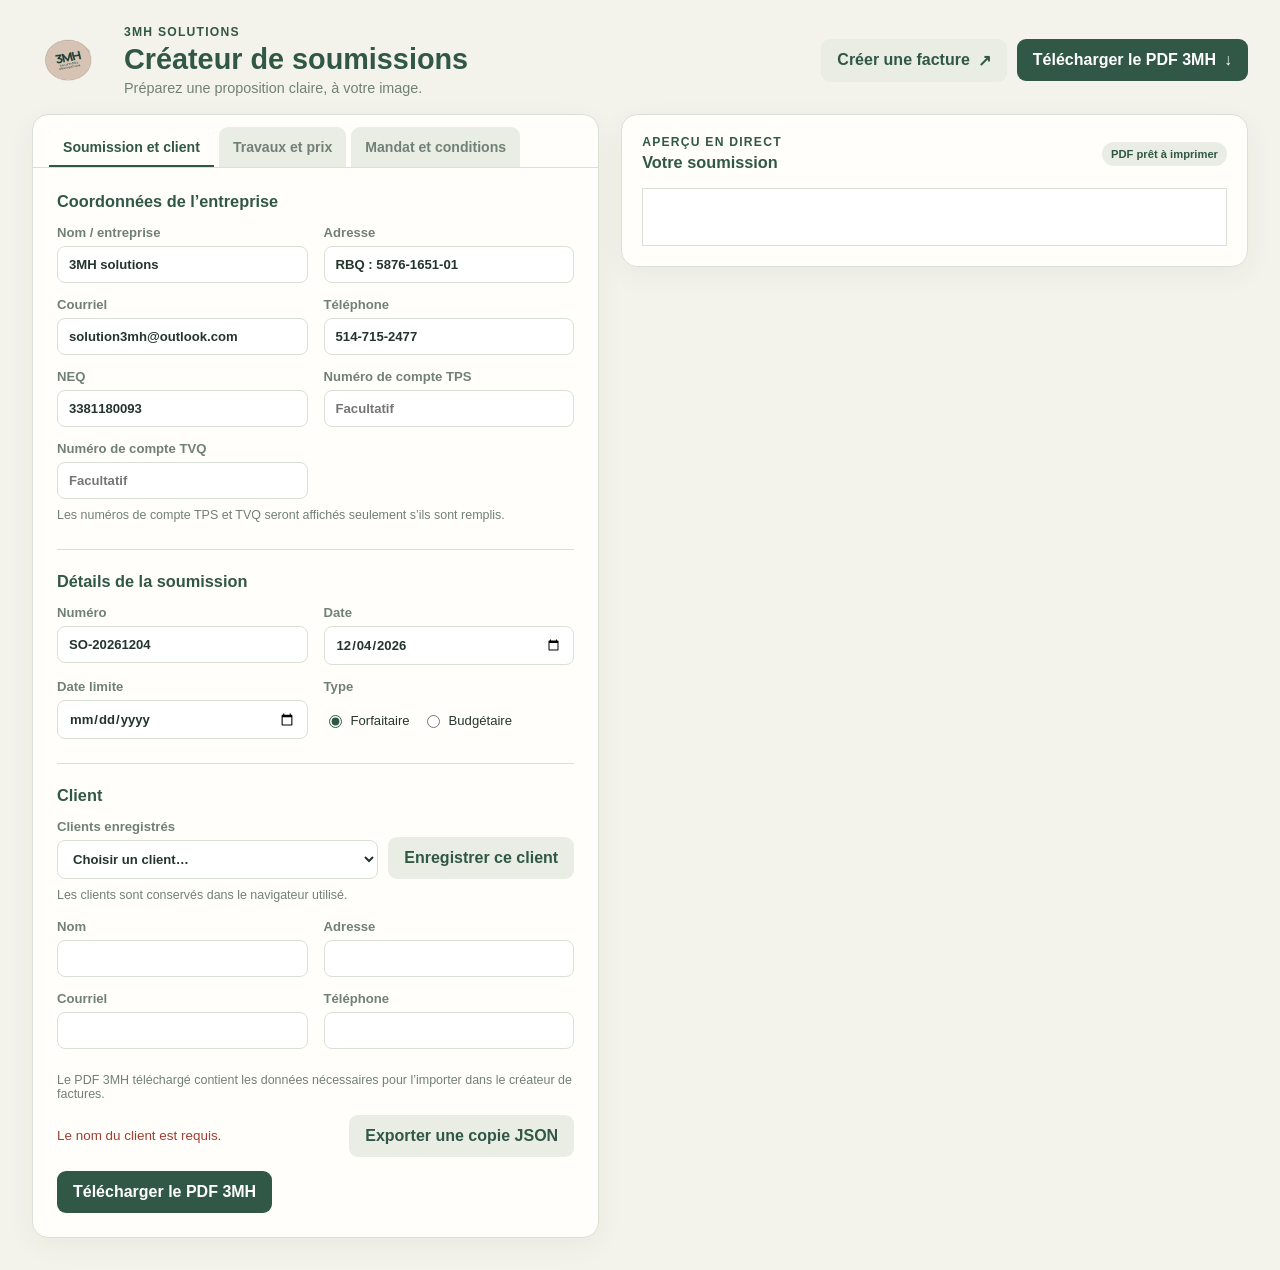
<file: Quotation/index.html>
<!doctype html>
<html lang="fr">
<head>
  <meta charset="utf-8">
  <meta name="viewport" content="width=device-width, initial-scale=1">
  <meta name="theme-color" content="#315747">
  <title>Créateur de soumissions - 3MH</title>
  <link rel="stylesheet" href="styles.css">
  <script src="vendor/pdf-lib.min.js" defer></script>
  <script src="vendor/html2canvas.min.js" defer></script>
  <script src="pdf-utils.js" defer></script>
  <script src="app.js" defer></script>
</head>
<body>
  <header class="topbar">
    <div class="brand">
      <img src="3mh_logo.png" alt="Logo 3MH solutions" class="brand-logo">
      <div>
        <p class="eyebrow">3MH solutions</p>
        <h1>Créateur de soumissions</h1>
        <p class="muted">Préparez une proposition claire, à votre image.</p>
      </div>
    </div>
    <div class="topbar-actions">
      <a class="button button-soft" href="invoice.html">Créer une facture <span aria-hidden="true">↗</span></a>
      <button class="button button-primary print-button" id="print-quote" type="button">Télécharger le PDF 3MH <span aria-hidden="true">↓</span></button>
    </div>
  </header>

  <main class="workspace">
    <section class="editor" aria-label="Éditeur de soumission">
      <nav class="tabs" aria-label="Sections du formulaire">
        <button class="tab is-active" type="button" data-tab="details" aria-selected="true">Soumission et client</button>
        <button class="tab" type="button" data-tab="work" aria-selected="false">Travaux et prix</button>
        <button class="tab" type="button" data-tab="terms" aria-selected="false">Mandat et conditions</button>
      </nav>

      <form id="quotation-form" novalidate>
        <section class="tab-panel is-active" data-panel="details">
          <div class="form-section">
            <h2>Coordonnées de l’entreprise</h2>
            <div class="field-grid">
              <label>Nom / entreprise<input id="company-name" value="3MH solutions" autocomplete="organization"></label>
              <label>Adresse<input id="company-address" value="RBQ : 5876-1651-01"></label>
              <label>Courriel<input id="company-email" type="email" value="solution3mh@outlook.com" autocomplete="email"></label>
              <label>Téléphone<input id="company-phone" value="514-715-2477" autocomplete="tel"></label>
              <label>NEQ<input id="company-neq" value="3381180093" inputmode="numeric"></label>
              <label>Numéro de compte TPS<input id="company-gst-number" placeholder="Facultatif"></label>
              <label>Numéro de compte TVQ<input id="company-qst-number" placeholder="Facultatif"></label>
            </div>
            <p class="hint">Les numéros de compte TPS et TVQ seront affichés seulement s’ils sont remplis.</p>
          </div>

          <div class="form-section">
            <h2>Détails de la soumission</h2>
            <div class="field-grid">
              <label>Numéro<input id="quote-number" required></label>
              <label>Date<input id="quote-date" type="date" required></label>
              <label>Date limite<input id="expiry-date" type="date"></label>
              <fieldset class="type-field">
                <legend>Type</legend>
                <label class="radio-label"><input type="radio" name="quote-type" value="forfaitaire" checked> Forfaitaire</label>
                <label class="radio-label"><input type="radio" name="quote-type" value="budgétaire"> Budgétaire</label>
              </fieldset>
            </div>
          </div>

          <div class="form-section">
            <h2>Client</h2>
            <div class="client-tools">
              <label class="saved-client-field">Clients enregistrés
                <select id="saved-clients">
                  <option value="">Choisir un client…</option>
                </select>
              </label>
              <button class="button button-soft" id="save-client" type="button">Enregistrer ce client</button>
            </div>
            <p class="hint">Les clients sont conservés dans le navigateur utilisé.</p>
            <div class="field-grid">
              <label>Nom<input id="client-name" required autocomplete="name"></label>
              <label>Adresse<input id="client-address" autocomplete="street-address"></label>
              <label>Courriel<input id="client-email" type="email" autocomplete="email"></label>
              <label>Téléphone<input id="client-phone" autocomplete="tel"></label>
            </div>
          </div>
        </section>

        <section class="tab-panel" data-panel="work" hidden>
          <div class="form-section">
            <div class="section-heading">
              <div>
                <h2>Proposition de travaux</h2>
                <p class="hint">Les quantités et tarifs acceptent la virgule ou le point comme séparateur décimal.</p>
              </div>
              <button class="button button-soft" id="add-item" type="button">＋ Ajouter une ligne</button>
            </div>
            <div class="items-wrap">
              <table class="items-editor">
                <thead><tr><th>Description</th><th>Quantité</th><th>Unité</th><th>Tarif / unité</th><th><span class="sr-only">Action</span></th></tr></thead>
                <tbody id="items-list"></tbody>
              </table>
            </div>
            <p class="hint tax-hint">Les taxes sont calculées sur le sous-total : TPS 5 % et TVQ 9,975 % (Québec).</p>
          </div>
        </section>

        <section class="tab-panel" data-panel="terms" hidden>
          <div class="form-section">
            <label class="textarea-label" for="mandate">Définition du mandat</label>
            <textarea id="mandate" rows="10"></textarea>
            <label class="textarea-label" for="exclusions">Exclusions et précisions</label>
            <textarea id="exclusions" rows="7"></textarea>
            <label class="textarea-label" for="terms">Conditions</label>
            <textarea id="terms" rows="9"></textarea>
          </div>
        </section>
      </form>

      <div class="editor-footer">
        <p class="print-hint">Le PDF 3MH téléchargé contient les données nécessaires pour l’importer dans le créateur de factures.</p>
        <p id="status-message" class="status-message" role="status" aria-live="polite"></p>
        <button class="button button-soft" id="export-quote" type="button">Exporter une copie JSON</button>
        <button class="button button-primary" id="print-quote-bottom" type="button">Télécharger le PDF 3MH</button>
      </div>
    </section>

    <aside class="preview-panel" aria-label="Aperçu de la soumission">
      <div class="preview-heading">
        <div><p class="eyebrow">Aperçu en direct</p><h2>Votre soumission</h2></div>
        <span class="preview-badge">PDF prêt à imprimer</span>
      </div>
      <article id="quotation-preview" class="quotation-preview">
        <header class="print-document-header">
          <strong>Créateur de soumissions - 3MH</strong>
          <time id="generation-time"></time>
        </header>
      </article    </aside>
  </main>
</body>
</html>
</file>
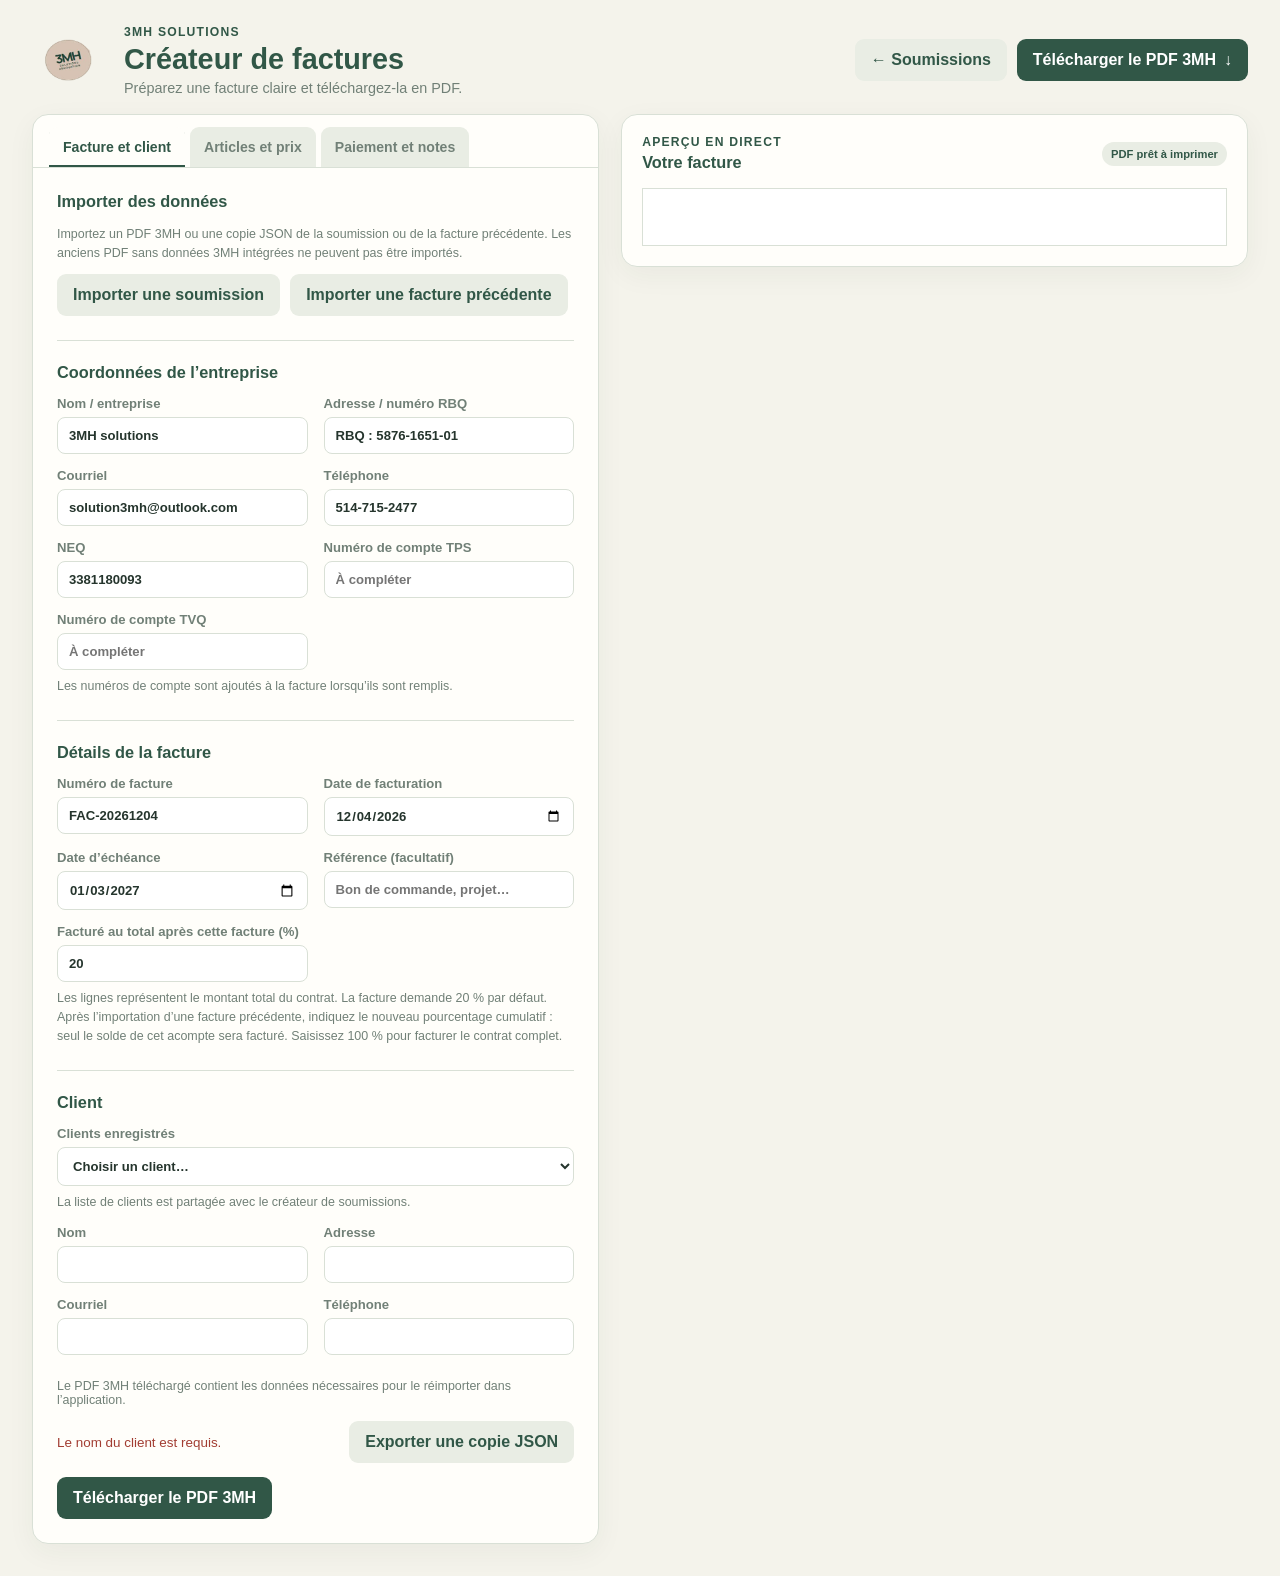
<file: Quotation/invoice.html>
<!doctype html>
<html lang="fr">
<head>
  <meta charset="utf-8">
  <meta name="viewport" content="width=device-width, initial-scale=1">
  <meta name="theme-color" content="#315747">
  <title>Créateur de factures - 3MH</title>
  <link rel="stylesheet" href="styles.css">
  <script src="vendor/pdf-lib.min.js" defer></script>
  <script src="vendor/html2canvas.min.js" defer></script>
  <script src="pdf-utils.js" defer></script>
  <script src="invoice.js" defer></script>
</head>
<body>
  <header class="topbar invoice-topbar">
    <div class="brand">
      <img src="3mh_logo.png" alt="Logo 3MH solutions" class="brand-logo">
      <div>
        <p class="eyebrow">3MH solutions</p>
        <h1>Créateur de factures</h1>
        <p class="muted">Préparez une facture claire et téléchargez-la en PDF.</p>
      </div>
    </div>
    <div class="topbar-actions">
      <a class="button button-soft" href="index.html">← Soumissions</a>
      <button class="button button-primary print-button" id="print-invoice" type="button">Télécharger le PDF 3MH <span aria-hidden="true">↓</span></button>
    </div>
  </header>

  <main class="workspace invoice-workspace">
    <section class="editor" aria-label="Éditeur de facture">
      <nav class="tabs" aria-label="Sections de la facture">
        <button class="tab is-active" type="button" data-tab="invoice-details" aria-selected="true">Facture et client</button>
        <button class="tab" type="button" data-tab="invoice-items" aria-selected="false">Articles et prix</button>
        <button class="tab" type="button" data-tab="invoice-terms" aria-selected="false">Paiement et notes</button>
      </nav>

      <form id="invoice-form" novalidate>
        <section class="tab-panel is-active" data-panel="invoice-details">
          <div class="form-section import-section">
            <h2>Importer des données</h2>
            <p class="hint">Importez un PDF 3MH ou une copie JSON de la soumission ou de la facture précédente. Les anciens PDF sans données 3MH intégrées ne peuvent pas être importés.</p>
            <div class="import-actions">
              <button class="button button-soft" id="import-quote" type="button">Importer une soumission</button>
              <button class="button button-soft" id="import-invoice" type="button">Importer une facture précédente</button>
              <input class="file-input" id="quote-file" type="file" accept=".pdf,.json,application/pdf,application/json" tabindex="-1" aria-hidden="true">
              <input class="file-input" id="invoice-file" type="file" accept=".pdf,.json,application/pdf,application/json" tabindex="-1" aria-hidden="true">
            </div>
          </div>

          <div class="form-section">
            <h2>Coordonnées de l’entreprise</h2>
            <div class="field-grid">
              <label>Nom / entreprise<input id="seller-name" value="3MH solutions" autocomplete="organization" required></label>
              <label>Adresse / numéro RBQ<input id="seller-address" value="RBQ : 5876-1651-01"></label>
              <label>Courriel<input id="seller-email" type="email" value="solution3mh@outlook.com" autocomplete="email"></label>
              <label>Téléphone<input id="seller-phone" value="514-715-2477" autocomplete="tel"></label>
              <label>NEQ<input id="seller-neq" value="3381180093" inputmode="numeric"></label>
              <label>Numéro de compte TPS<input id="seller-gst-number" placeholder="À compléter"></label>
              <label>Numéro de compte TVQ<input id="seller-qst-number" placeholder="À compléter"></label>
            </div>
            <p class="hint">Les numéros de compte sont ajoutés à la facture lorsqu’ils sont remplis.</p>
          </div>

          <div class="form-section">
            <h2>Détails de la facture</h2>
            <div class="field-grid">
              <label>Numéro de facture<input id="invoice-number" required></label>
              <label>Date de facturation<input id="invoice-date" type="date" required></label>
              <label>Date d’échéance<input id="due-date" type="date" required></label>
              <label>Référence (facultatif)<input id="invoice-reference" placeholder="Bon de commande, projet…"></label>
              <label>Facturé au total après cette facture (%)<input id="invoice-percent" type="text" inputmode="decimal" value="20" required></label>
            </div>
            <p class="hint" id="billing-progress-hint">Les lignes représentent le montant total du contrat. La facture demande 20 % par défaut. Après l’importation d’une facture précédente, indiquez le nouveau pourcentage cumulatif : seul le solde de cet acompte sera facturé. Saisissez 100 % pour facturer le contrat complet.</p>
            <p class="status-message" id="previously-billed-summary" role="status" aria-live="polite"></p>
          </div>

          <div class="form-section">
            <h2>Client</h2>
            <div class="client-tools">
              <label class="saved-client-field">Clients enregistrés
                <select id="invoice-saved-clients"><option value="">Choisir un client…</option></select>
              </label>
            </div>
            <p class="hint">La liste de clients est partagée avec le créateur de soumissions.</p>
            <div class="field-grid">
              <label>Nom<input id="buyer-name" required autocomplete="name"></label>
              <label>Adresse<input id="buyer-address" autocomplete="street-address"></label>
              <label>Courriel<input id="buyer-email" type="email" autocomplete="email"></label>
              <label>Téléphone<input id="buyer-phone" autocomplete="tel"></label>
            </div>
          </div>
        </section>

        <section class="tab-panel" data-panel="invoice-items" hidden>
          <div class="form-section">
            <div class="section-heading">
              <div>
                <h2>Articles et services</h2>
                <p class="hint">Ajoutez les articles facturés. Les montants acceptent la virgule ou le point décimal.</p>
              </div>
              <button class="button button-soft" id="add-invoice-item" type="button">＋ Ajouter une ligne</button>
            </div>
            <div class="items-wrap">
              <table class="items-editor invoice-items-editor">
                <thead><tr><th>Description</th><th>Quantité</th><th>Unité</th><th>Prix unitaire</th><th><span class="sr-only">Action</span></th></tr></thead>
                <tbody id="invoice-items-list"></tbody>
              </table>
            </div>
            <p class="hint tax-hint">TPS 5 % et TVQ 9,975 % calculées sur le montant facturé.</p>
          </div>
        </section>

        <section class="tab-panel" data-panel="invoice-terms" hidden>
          <div class="form-section">
            <label class="textarea-label" for="payment-terms">Modalités de paiement</label>
            <textarea id="payment-terms" rows="5">Paiement dû dans les 30 jours suivant la date de facturation. Paiement accepté par virement Interac ou bancaire.</textarea>
            <label class="textarea-label" for="invoice-notes">Notes</label>
            <textarea id="invoice-notes" rows="8" placeholder="Merci de faire affaire avec nous."></textarea>
          </div>
        </section>
      </form>

      <div class="editor-footer">
        <p class="print-hint">Le PDF 3MH téléchargé contient les données nécessaires pour le réimporter dans l’application.</p>
        <p id="invoice-status" class="status-message" role="status" aria-live="polite"></p>
        <button class="button button-soft" id="export-invoice" type="button">Exporter une copie JSON</button>
        <button class="button button-primary" id="print-invoice-bottom" type="button">Télécharger le PDF 3MH</button>
      </div>
    </section>

    <aside class="preview-panel" aria-label="Aperçu de la facture">
      <div class="preview-heading">
        <div><p class="eyebrow">Aperçu en direct</p><h2>Votre facture</h2></div>
        <span class="preview-badge">PDF prêt à imprimer</span>
      </div>
      <article id="invoice-preview" class="quotation-preview invoice-preview">
        <header class="print-document-header">
          <strong>Créateur de factures - 3MH</strong>
          <time id="invoice-generation-time"></time>
        </header>
      </article>
    </aside>
  </main>
</body>
</html>
</file>
<file: Quotation/styles.css>
:root {
  color-scheme: light;
  --background: #f4f3eb;
  --surface: #fffefa;
  --surface-alt: #e9ede4;
  --primary: #315747;
  --primary-hover: #244537;
  --accent: #c9815a;
  --text: #25352d;
  --muted: #718077;
  --border: #d9e0d6;
  font-family: "Segoe UI", Arial, sans-serif;
  color: var(--text);
  background: var(--background);
}

* { box-sizing: border-box; }

body { margin: 0; min-width: 320px; }

button, input, select, textarea { font: inherit; }

button { cursor: pointer; }

.topbar {
  display: flex;
  align-items: center;
  justify-content: space-between;
  gap: 24px;
  max-width: 1600px;
  margin: 0 auto;
  padding: 22px 32px 16px;
}

.topbar-actions { display: flex; align-items: center; gap: 10px; }
.topbar-actions a { text-decoration: none; }
.brand { display: flex; align-items: center; gap: 16px; }
.brand-logo { width: 76px; height: 76px; object-fit: contain; }
.eyebrow { margin: 0 0 4px; color: var(--primary); font-size: 0.76rem; font-weight: 750; letter-spacing: 0.1em; text-transform: uppercase; }
h1 { margin: 0; color: var(--primary); font-size: clamp(1.3rem, 3vw, 1.8rem); }
.muted, .hint { color: var(--muted); }
.brand .muted { margin: 4px 0 0; font-size: 0.9rem; }

.workspace {
  display: grid;
  grid-template-columns: minmax(420px, 0.95fr) minmax(440px, 1.05fr);
  gap: 22px;
  max-width: 1600px;
  margin: 0 auto;
  padding: 0 32px 32px;
  align-items: start;
}

.editor, .preview-panel {
  min-width: 0;
  border: 1px solid var(--border);
  border-radius: 16px;
  background: var(--surface);
  box-shadow: 0 8px 28px rgb(37 53 45 / 5%);
}

.editor { overflow: hidden; }
.tabs { display: flex; gap: 5px; overflow-x: auto; padding: 12px 16px 0; border-bottom: 1px solid var(--border); }
.tab { flex: 0 0 auto; border: 0; border-radius: 9px 9px 0 0; background: var(--surface-alt); color: var(--muted); padding: 12px 14px; font-size: 0.88rem; font-weight: 650; }
.tab:hover { color: var(--primary); }
.tab.is-active { color: var(--primary); background: var(--surface); box-shadow: inset 0 -2px var(--primary); }
.tab-panel { padding: 24px; }
.tab-panel[hidden] { display: none; }
.form-section + .form-section { margin-top: 24px; padding-top: 22px; border-top: 1px solid var(--border); }
h2 { margin: 0 0 14px; color: var(--primary); font-size: 1.02rem; }
.field-grid { display: grid; grid-template-columns: repeat(2, minmax(0, 1fr)); gap: 14px 16px; }
label, legend { color: var(--muted); font-size: 0.82rem; font-weight: 600; }
input:not([type="radio"]), select, textarea {
  display: block;
  width: 100%;
  margin-top: 6px;
  border: 1px solid var(--border);
  border-radius: 8px;
  background: #fff;
  color: var(--text);
  padding: 10px 11px;
  outline: none;
}
input:focus, select:focus, textarea:focus { border-color: var(--primary); box-shadow: 0 0 0 3px rgb(49 87 71 / 10%); }
.type-field { display: flex; align-items: center; flex-wrap: wrap; gap: 12px; min-width: 0; margin: 0; padding: 8px 0 0; border: 0; }
.type-field legend { width: 100%; padding: 0; }
.radio-label { display: inline-flex; align-items: center; gap: 6px; color: var(--text); font-weight: 400; }
.radio-label input { accent-color: var(--primary); }
.client-tools { display: flex; align-items: end; gap: 10px; }
.saved-client-field { flex: 1; }
.hint { margin: 7px 0 14px; font-size: 0.78rem; line-height: 1.5; }
.button { display: inline-flex; align-items: center; justify-content: center; gap: 8px; border: 1px solid transparent; border-radius: 9px; padding: 11px 15px; font-weight: 700; transition: background 120ms ease, transform 120ms ease; }
.button:active { transform: translateY(1px); }
.button-primary { background: var(--primary); color: white; }
.button-primary:hover { background: var(--primary-hover); }
.button-soft { flex: 0 0 auto; background: var(--surface-alt); color: var(--primary); }
.button-soft:hover { background: #dce5d9; }
.section-heading { display: flex; align-items: start; justify-content: space-between; gap: 12px; }
.section-heading .hint { margin: -7px 0 12px; }
.items-wrap { overflow-x: auto; }
.items-editor { width: 100%; min-width: 620px; border-collapse: separate; border-spacing: 0 8px; }
.items-editor th { padding: 0 5px 3px; color: var(--primary); text-align: left; font-size: 0.74rem; }
.items-editor td { padding: 0 4px; }
.items-editor td:first-child { width: 42%; }
.items-editor td:nth-child(2) { width: 13%; }
.items-editor td:nth-child(3) { width: 16%; }
.items-editor td:nth-child(4) { width: 18%; }
.items-editor input { min-width: 0; margin: 0; padding: 9px 8px; }
.remove-item { padding: 7px 9px; border: 0; border-radius: 7px; background: #f7eae4; color: #854e36; font-size: 0.75rem; }
.remove-item:hover { background: #f1d8cc; }
.tax-hint { margin: 12px 0 0; }
.textarea-label { display: block; margin: 14px 0 7px; color: var(--primary); font-size: 0.9rem; }
textarea { resize: vertical; min-height: 100px; line-height: 1.5; }
.editor-footer { display: flex; flex-wrap: wrap; align-items: center; justify-content: space-between; gap: 14px; padding: 0 24px 24px; }
.print-hint { flex-basis: 100%; margin: 0; color: var(--muted); font-size: 0.78rem; }
.status-message { margin: 0; color: var(--primary); font-size: 0.84rem; }
.status-message.is-error { color: #a23d32; }
.import-actions { display: flex; flex-wrap: wrap; gap: 10px; }
.file-input { display: none !important; }
.import-section .hint { margin-bottom: 12px; }
#previously-billed-summary { flex-basis: 100%; }

.preview-panel { position: sticky; top: 16px; padding: 20px; }
.preview-heading { display: flex; justify-content: space-between; align-items: center; gap: 12px; margin-bottom: 16px; }
.preview-heading h2 { margin: 0; }
.preview-badge { border-radius: 999px; background: var(--surface-alt); color: var(--primary); padding: 6px 9px; font-size: 0.7rem; font-weight: 700; }
.print-document-header { display: none; }
.quotation-preview { max-height: calc(100vh - 150px); overflow: auto; border: 1px solid var(--border); background: white; padding: 28px; font-size: 0.78rem; line-height: 1.5; }
.quote-header { display: flex; align-items: start; justify-content: space-between; gap: 18px; padding-bottom: 14px; border-bottom: 2px solid var(--primary); }
.quote-brand { display: flex; align-items: center; gap: 10px; }
.quote-logo { width: 58px; height: 58px; object-fit: contain; }
.quote-header h2 { margin: 0 0 4px; color: var(--primary); font-size: 1.35rem; letter-spacing: 0.06em; }
.quote-header p, .quote-client p { margin: 2px 0; }
.quote-meta { text-align: right; white-space: normal; }
.quote-section-title { margin: 16px 0 7px; border-radius: 3px; background: var(--primary); color: white; padding: 6px 9px; font-size: 0.76rem; font-weight: 750; }
.quote-client { margin: 10px 0; }
.quote-table { width: 100%; border-collapse: collapse; table-layout: fixed; font-size: 0.7rem; }
.quote-table th, .quote-table td { border: 1px solid var(--border); padding: 5px; vertical-align: top; overflow-wrap: anywhere; }
.quote-table th { background: var(--primary); color: white; text-align: left; }
.quote-table th:nth-child(1) { width: 40%; }
.quote-table th:nth-child(2), .quote-table th:nth-child(3) { width: 11%; }
.quote-table th:nth-child(4), .quote-table th:nth-child(5) { width: 19%; }
.quote-number { text-align: right; white-space: nowrap; }
.quote-totals { width: auto; margin: 10px 0 0 auto; border-collapse: collapse; }
.quote-totals td { padding: 3px 6px; }
.quote-totals td:last-child { text-align: right; white-space: nowrap; }
.quote-totals .grand-total td { border-top: 1px solid var(--primary); color: var(--primary); font-size: 0.9rem; font-weight: 800; }
.quote-block { white-space: pre-line; overflow-wrap: anywhere; }
.acceptance-copy { margin: 8px 0; }
.signature-row { display: flex; gap: 24px; margin-top: 28px; }
.signature-row span { flex: 1; border-top: 1px solid var(--muted); padding-top: 4px; }
.sr-only { position: absolute; width: 1px; height: 1px; overflow: hidden; clip: rect(0, 0, 0, 0); white-space: nowrap; }

@media (max-width: 1000px) {
  .workspace { grid-template-columns: 1fr; }
  .preview-panel { position: static; }
  .quotation-preview { max-height: none; }
}

@media (max-width: 600px) {
  .topbar { align-items: flex-start; padding: 16px; }
  .brand { gap: 10px; }
  .brand-logo { width: 54px; height: 54px; }
  .brand .muted { max-width: 230px; font-size: 0.78rem; }
  .topbar-actions { align-items: flex-end; flex-direction: column; gap: 7px; }
  .topbar-actions .button { width: auto; padding: 9px 10px; font-size: 0.78rem; }
  .print-button { display: none; }
  .workspace { padding: 0 12px 20px; gap: 14px; }
  .tab-panel { padding: 18px 14px; }
  .field-grid { grid-template-columns: 1fr; gap: 12px; }
  .client-tools, .section-heading, .editor-footer { align-items: stretch; flex-direction: column; }
  .button-soft { width: 100%; }
  .editor-footer { padding: 0 14px 18px; }
  .preview-panel { padding: 12px; }
  .quotation-preview { padding: 14px; }
  .quote-header { flex-direction: column; }
  .quote-meta { text-align: left; }
  .invoice-workspace { grid-template-columns: 1fr; }
  .invoice-topbar { align-items: flex-start; }
  .invoice-topbar .topbar-actions { align-items: flex-end; }
}

.invoice-workspace { grid-template-columns: minmax(420px, 0.95fr) minmax(440px, 1.05fr); }
@media (max-width: 1000px) {
  .invoice-workspace { grid-template-columns: 1fr; }
}
.invoice-items-editor { min-width: 560px; }
.invoice-items-editor td:first-child { width: 43%; }
.invoice-items-editor td:nth-child(2) { width: 16%; }
.invoice-items-editor td:nth-child(3) { width: 20%; }
.invoice-items-editor td:nth-child(4) { width: 21%; }
.invoice-preview .quote-header h2 { font-size: 1.65rem; }
.invoice-preview .quote-table th:nth-child(1) { width: 43%; }
.invoice-preview .quote-table th:nth-child(2) { width: 13%; }
.invoice-preview .quote-table th:nth-child(3),
.invoice-preview .quote-table th:nth-child(4) { width: 22%; }
.invoice-payment { margin-top: 20px; padding: 12px; border-left: 3px solid var(--primary); background: var(--surface-alt); }
.invoice-payment p { margin: 3px 0; }
.invoice-navigation { margin: 0; color: var(--muted); font-size: 0.82rem; }
.invoice-navigation a { color: var(--primary); font-weight: 700; text-decoration: none; }
.invoice-navigation a:hover { text-decoration: underline; }

@page { size: letter; margin: 0; }
@media print {
  :root { background: white; }
  body { min-width: 0; background: white; }
  .topbar, .editor, .preview-heading { display: none !important; }
  .workspace { display: block; max-width: none; margin: 0; padding: 0; }
  .preview-panel { position: static; border: 0; border-radius: 0; padding: 0; box-shadow: none; }
  .quotation-preview { max-height: none; overflow: visible; border: 0; padding: 16mm 17mm 19mm; font-size: 9pt; }
  .print-document-header { display: flex; flex-direction: column; align-items: flex-start; gap: 3pt; margin-bottom: 12pt; color: #25352d; break-inside: avoid; }
  .print-document-header strong { color: #315747; font-size: 11pt; }
  .print-document-header time { color: #718077; font-size: 8pt; }
  .quote-section-title, .quote-table th { print-color-adjust: exact; -webkit-print-color-adjust: exact; }
  .quote-table tr, .quote-totals tr, .quote-block { break-inside: avoid; }
}

@media print {
  .invoice-navigation { display: none !important; }
}
</file>
